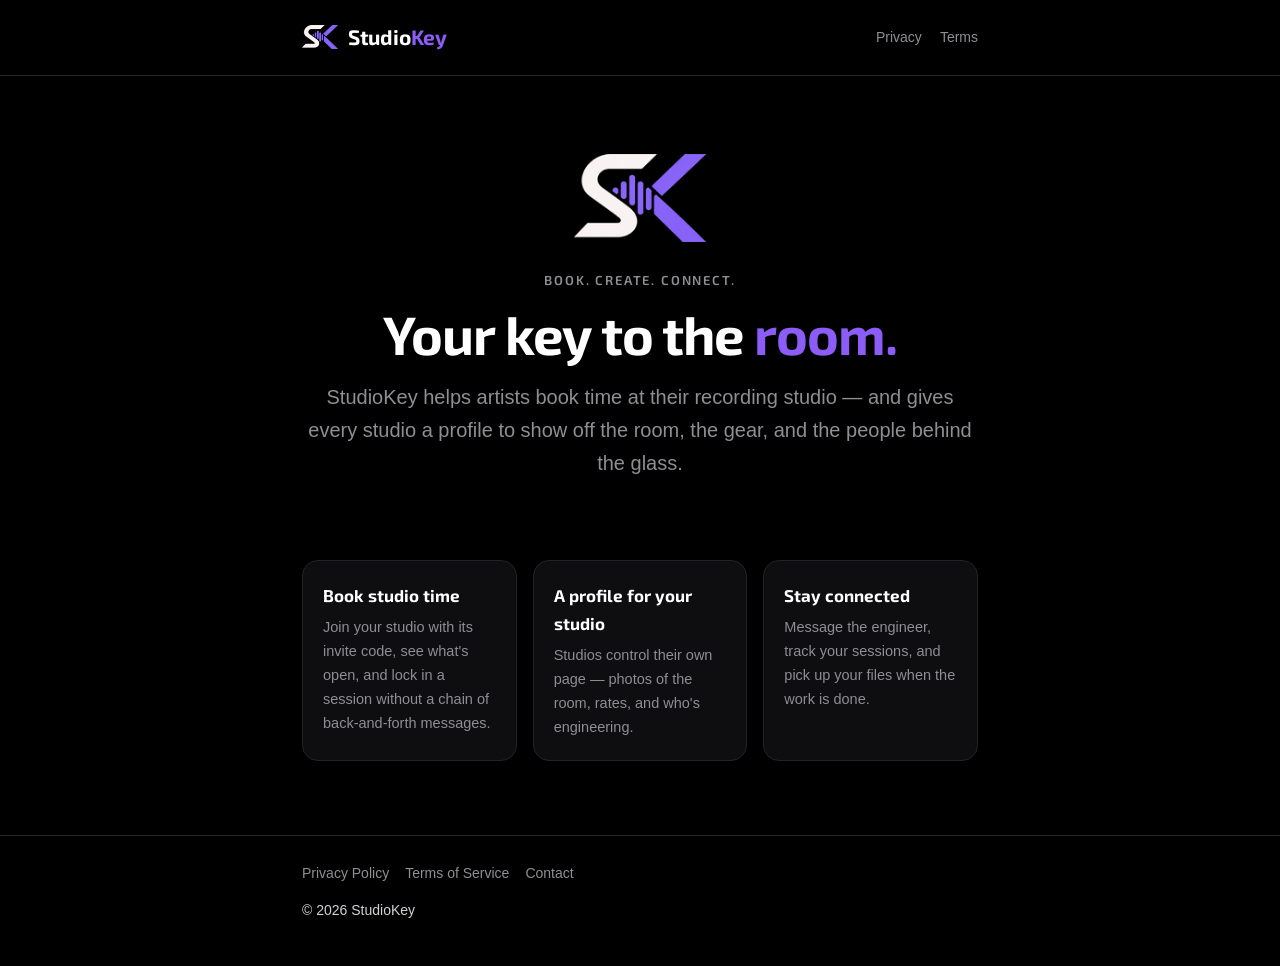
<file: index.html>
<!doctype html>
<html lang="en">
<head>
<meta charset="utf-8">
<meta name="viewport" content="width=device-width,initial-scale=1">
<title>StudioKey — Book recording studio time</title>
<meta name="description" content="StudioKey helps artists book time at their recording studio, and gives studios a profile to show off their room.">
<link rel="icon" href="favicon-32.png" type="image/png" sizes="32x32">
<link rel="apple-touch-icon" href="apple-touch-icon.png">
<meta name="theme-color" content="#000000">
<link rel="preconnect" href="https://fonts.googleapis.com">
<link rel="preconnect" href="https://fonts.gstatic.com" crossorigin>
<link rel="stylesheet" href="https://fonts.googleapis.com/css2?family=Exo+2:wght@600;700;800&display=swap">
<link rel="stylesheet" href="style.css">
</head>
<body>
<header><div class="wrap nav">
  <a class="brand" href="/" aria-label="StudioKey home"><img class="mark" src="sk-mark.png" alt=""><span>Studio<b>Key</b></span></a>
  <nav><a class="lnk" href="/privacy.html">Privacy</a><a class="lnk" href="/terms.html">Terms</a></nav>
</div></header>

<div class="wrap">
  <section class="hero">
    <img class="hero-mark" src="sk-mark.png" alt="">
    <p class="tag">Book. Create. Connect.</p>
    <h1>Your key to the <span>room.</span></h1>
    <p class="sub">StudioKey helps artists book time at their recording studio — and gives every studio a profile to show off the room, the gear, and the people behind the glass.</p>
  </section>

  <section class="cards">
    <div class="card"><h3>Book studio time</h3><p>Join your studio with its invite code, see what's open, and lock in a session without a chain of back-and-forth messages.</p></div>
    <div class="card"><h3>A profile for your studio</h3><p>Studios control their own page — photos of the room, rates, and who's engineering.</p></div>
    <div class="card"><h3>Stay connected</h3><p>Message the engineer, track your sessions, and pick up your files when the work is done.</p></div>
  </section>
</div>

<footer><div class="wrap">
  <a href="/privacy.html">Privacy Policy</a><a href="/terms.html">Terms of Service</a><a href="mailto:support@studiokey.app">Contact</a>
  <p style="margin:14px 0 0">© 2026 StudioKey</p>
</div></footer>
</body>
</html>
</file>
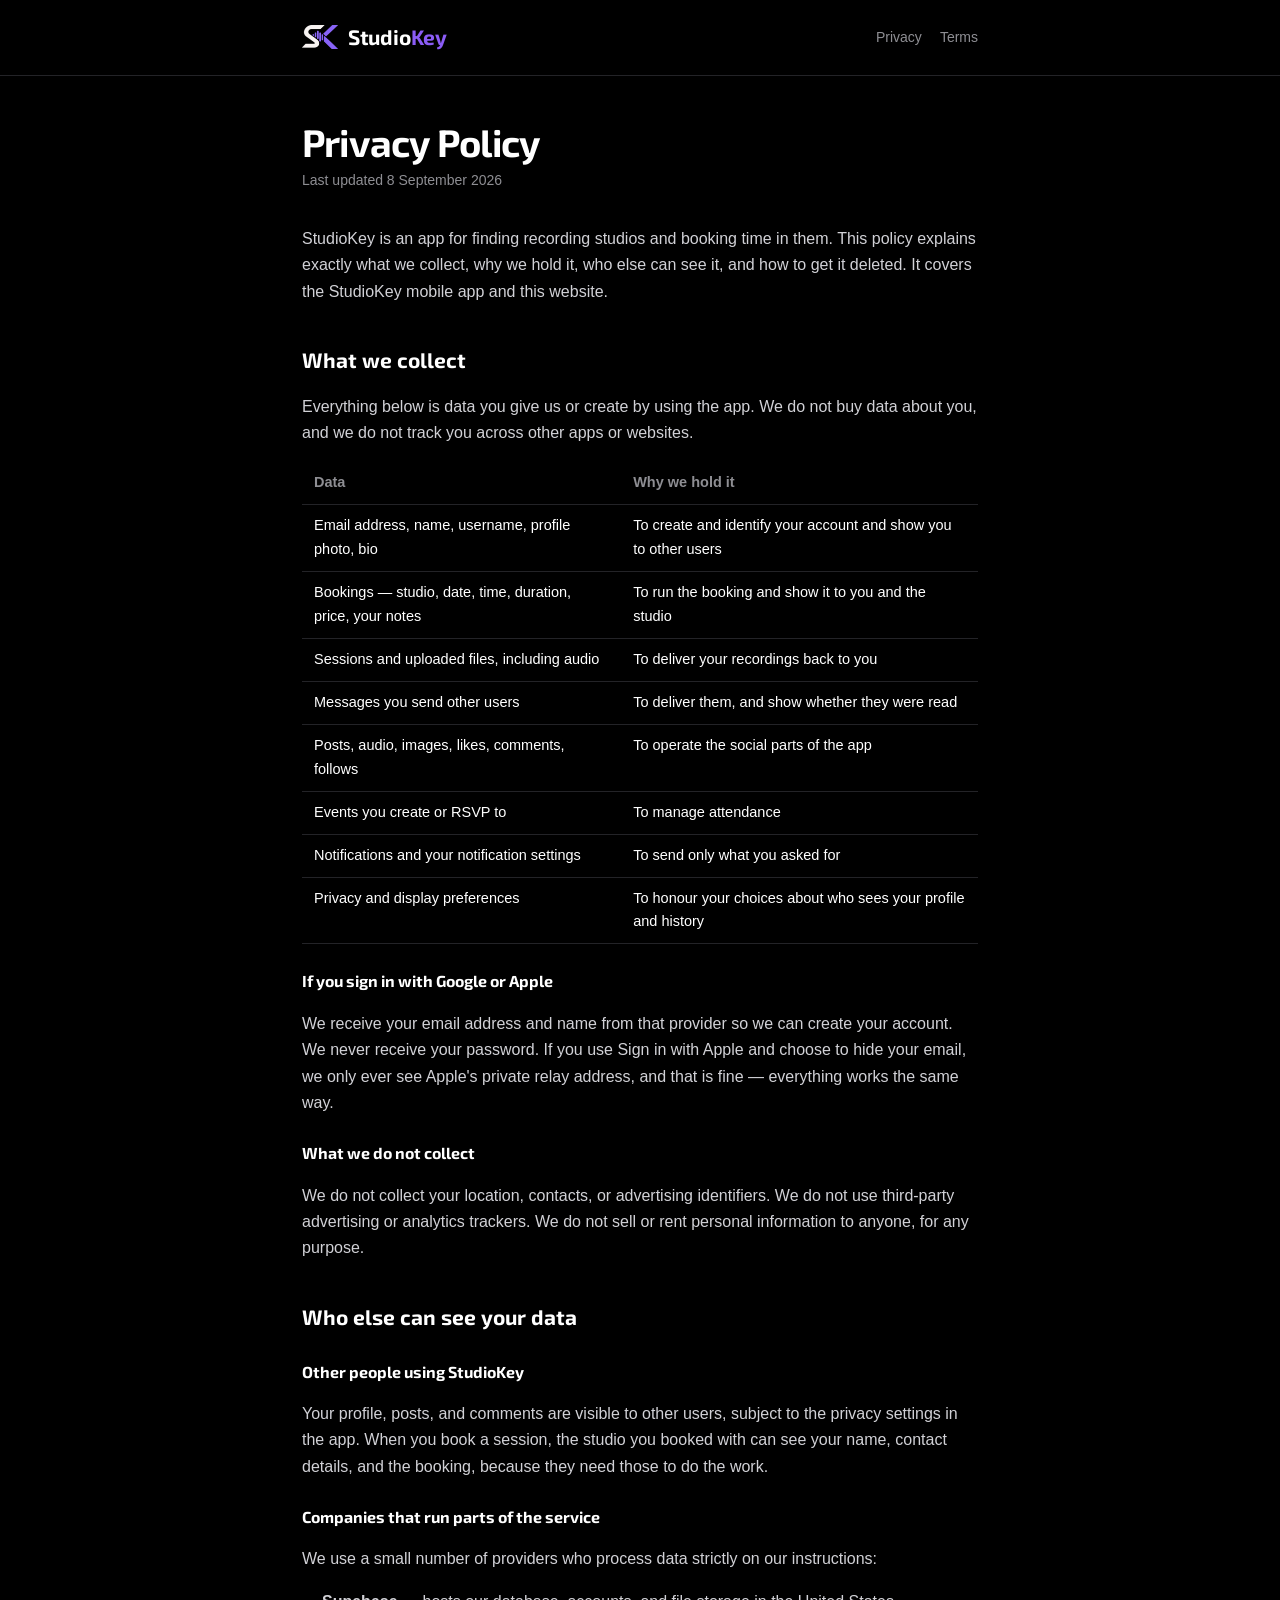
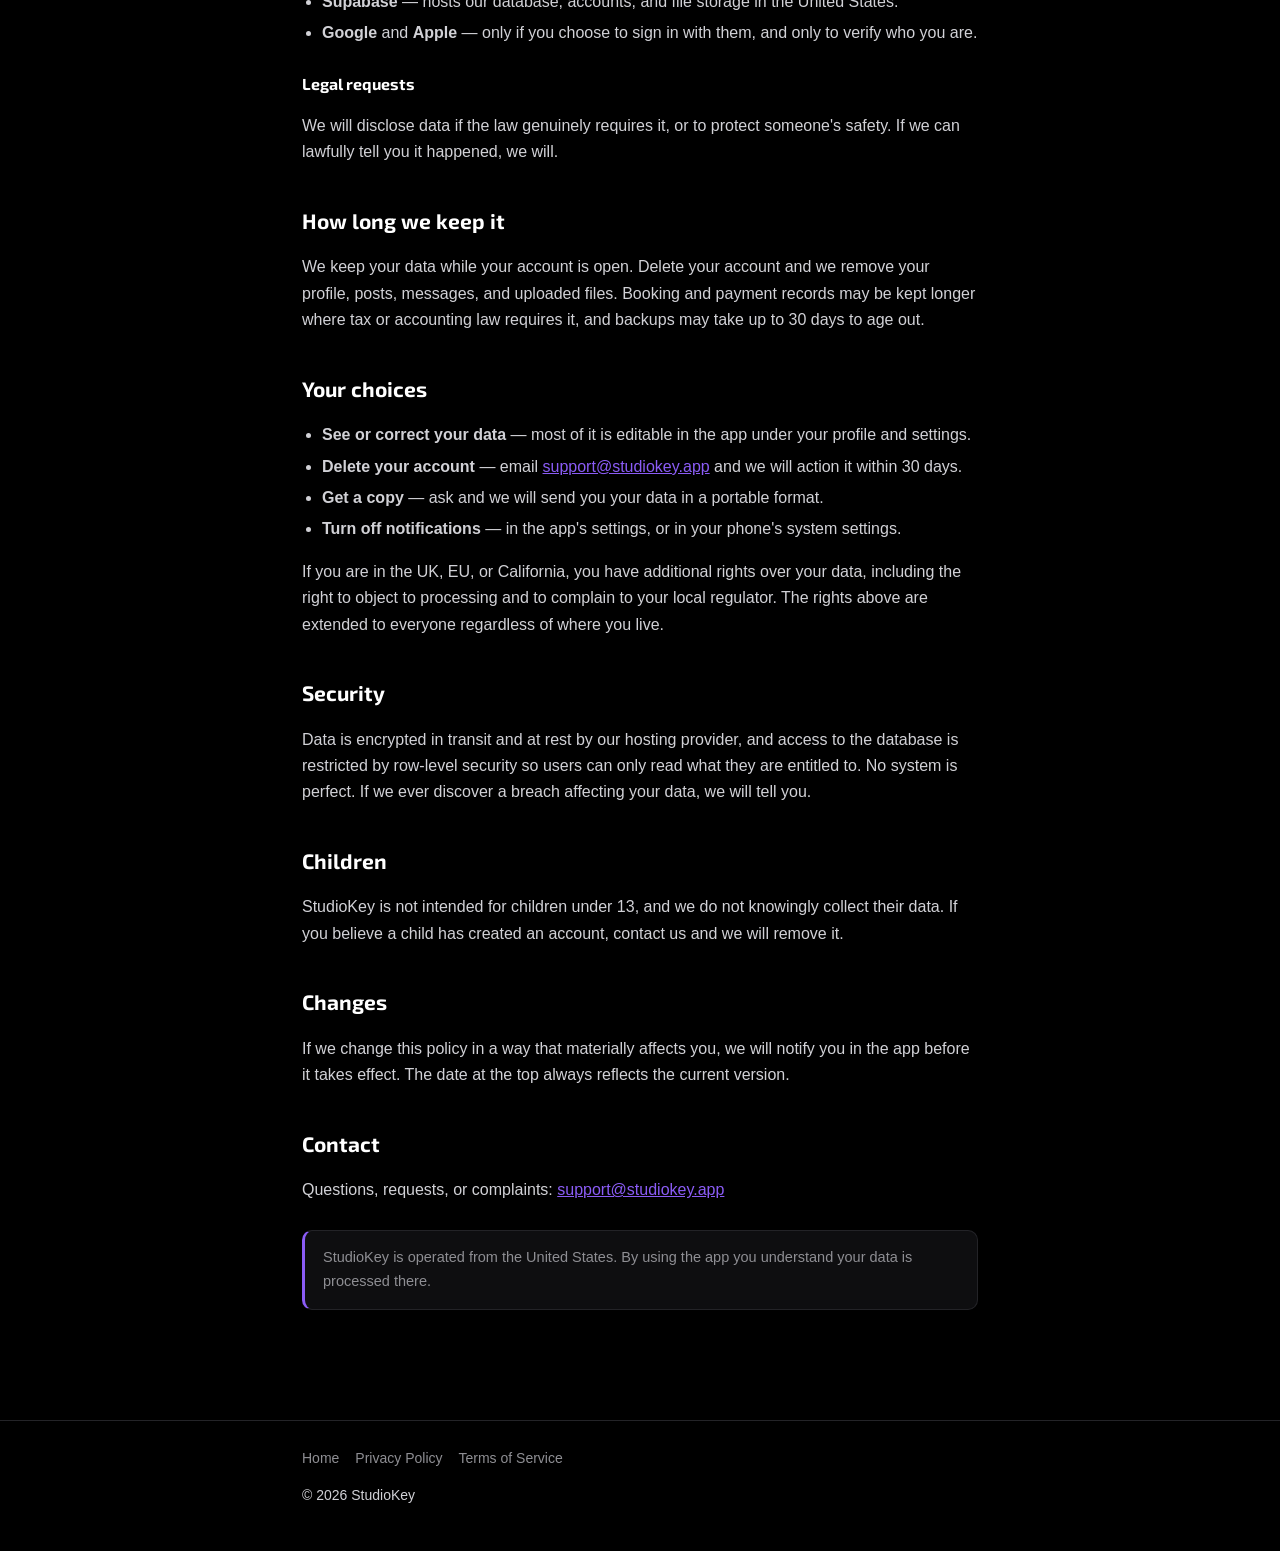
<file: privacy.html>
<!doctype html>
<html lang="en">
<head>
<meta charset="utf-8">
<meta name="viewport" content="width=device-width,initial-scale=1">
<title>Privacy Policy — StudioKey</title>
<meta name="description" content="What StudioKey collects, why, who it is shared with, and how to delete it.">
<link rel="icon" href="favicon-32.png" type="image/png" sizes="32x32">
<link rel="apple-touch-icon" href="apple-touch-icon.png">
<meta name="theme-color" content="#000000">
<link rel="preconnect" href="https://fonts.googleapis.com">
<link rel="preconnect" href="https://fonts.gstatic.com" crossorigin>
<link rel="stylesheet" href="https://fonts.googleapis.com/css2?family=Exo+2:wght@600;700;800&display=swap">
<link rel="stylesheet" href="style.css">
</head>
<body>
<header><div class="wrap nav">
  <a class="brand" href="/" aria-label="StudioKey home"><img class="mark" src="sk-mark.png" alt=""><span>Studio<b>Key</b></span></a>
  <nav><a class="lnk" href="/privacy.html">Privacy</a><a class="lnk" href="/terms.html">Terms</a></nav>
</div></header>

<main class="doc"><div class="wrap">
<h1>Privacy Policy</h1>
<p class="eff">Last updated 8 September 2026</p>

<p>StudioKey is an app for finding recording studios and booking time in them. This policy explains exactly what we collect, why we hold it, who else can see it, and how to get it deleted. It covers the StudioKey mobile app and this website.</p>

<h2>What we collect</h2>
<p>Everything below is data you give us or create by using the app. We do not buy data about you, and we do not track you across other apps or websites.</p>

<table>
<tr><th>Data</th><th>Why we hold it</th></tr>
<tr><td>Email address, name, username, profile photo, bio</td><td>To create and identify your account and show you to other users</td></tr>
<tr><td>Bookings — studio, date, time, duration, price, your notes</td><td>To run the booking and show it to you and the studio</td></tr>
<tr><td>Sessions and uploaded files, including audio</td><td>To deliver your recordings back to you</td></tr>
<tr><td>Messages you send other users</td><td>To deliver them, and show whether they were read</td></tr>
<tr><td>Posts, audio, images, likes, comments, follows</td><td>To operate the social parts of the app</td></tr>
<tr><td>Events you create or RSVP to</td><td>To manage attendance</td></tr>
<tr><td>Notifications and your notification settings</td><td>To send only what you asked for</td></tr>
<tr><td>Privacy and display preferences</td><td>To honour your choices about who sees your profile and history</td></tr>
</table>

<h3>If you sign in with Google or Apple</h3>
<p>We receive your email address and name from that provider so we can create your account. We never receive your password. If you use Sign in with Apple and choose to hide your email, we only ever see Apple's private relay address, and that is fine — everything works the same way.</p>

<h3>What we do not collect</h3>
<p>We do not collect your location, contacts, or advertising identifiers. We do not use third-party advertising or analytics trackers. We do not sell or rent personal information to anyone, for any purpose.</p>

<h2>Who else can see your data</h2>
<h3>Other people using StudioKey</h3>
<p>Your profile, posts, and comments are visible to other users, subject to the privacy settings in the app. When you book a session, the studio you booked with can see your name, contact details, and the booking, because they need those to do the work.</p>

<h3>Companies that run parts of the service</h3>
<p>We use a small number of providers who process data strictly on our instructions:</p>
<ul>
<li><strong>Supabase</strong> — hosts our database, accounts, and file storage in the United States.</li>
<li><strong>Google</strong> and <strong>Apple</strong> — only if you choose to sign in with them, and only to verify who you are.</li>
</ul>

<h3>Legal requests</h3>
<p>We will disclose data if the law genuinely requires it, or to protect someone's safety. If we can lawfully tell you it happened, we will.</p>

<h2>How long we keep it</h2>
<p>We keep your data while your account is open. Delete your account and we remove your profile, posts, messages, and uploaded files. Booking and payment records may be kept longer where tax or accounting law requires it, and backups may take up to 30 days to age out.</p>

<h2>Your choices</h2>
<ul>
<li><strong>See or correct your data</strong> — most of it is editable in the app under your profile and settings.</li>
<li><strong>Delete your account</strong> — email <a href="mailto:support@studiokey.app">support@studiokey.app</a> and we will action it within 30 days.</li>
<li><strong>Get a copy</strong> — ask and we will send you your data in a portable format.</li>
<li><strong>Turn off notifications</strong> — in the app's settings, or in your phone's system settings.</li>
</ul>
<p>If you are in the UK, EU, or California, you have additional rights over your data, including the right to object to processing and to complain to your local regulator. The rights above are extended to everyone regardless of where you live.</p>

<h2>Security</h2>
<p>Data is encrypted in transit and at rest by our hosting provider, and access to the database is restricted by row-level security so users can only read what they are entitled to. No system is perfect. If we ever discover a breach affecting your data, we will tell you.</p>

<h2>Children</h2>
<p>StudioKey is not intended for children under 13, and we do not knowingly collect their data. If you believe a child has created an account, contact us and we will remove it.</p>

<h2>Changes</h2>
<p>If we change this policy in a way that materially affects you, we will notify you in the app before it takes effect. The date at the top always reflects the current version.</p>

<h2>Contact</h2>
<p>Questions, requests, or complaints: <a href="mailto:support@studiokey.app">support@studiokey.app</a></p>

<div class="note"><p>StudioKey is operated from the United States. By using the app you understand your data is processed there.</p></div>
</div></main>

<footer><div class="wrap">
  <a href="/">Home</a><a href="/privacy.html">Privacy Policy</a><a href="/terms.html">Terms of Service</a>
  <p style="margin:14px 0 0">© 2026 StudioKey</p>
</div></footer>
</body>
</html>
</file>
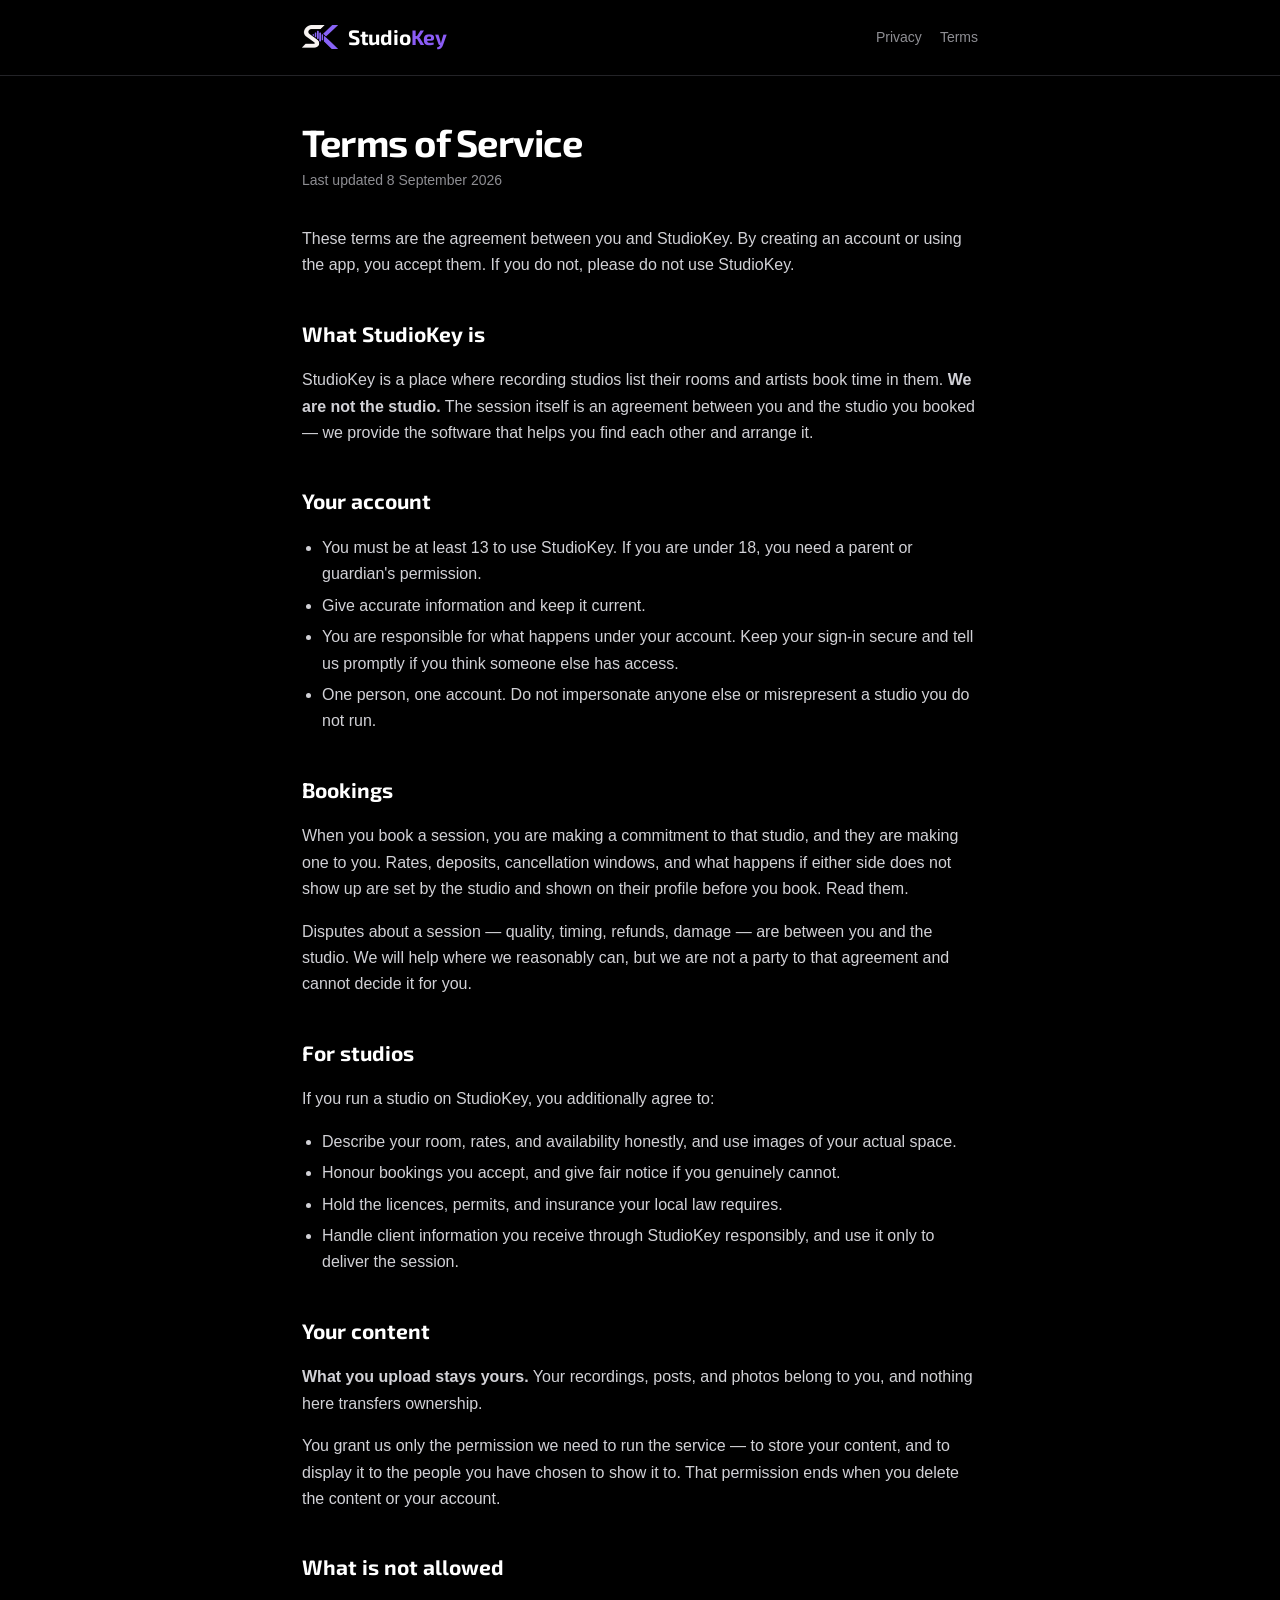
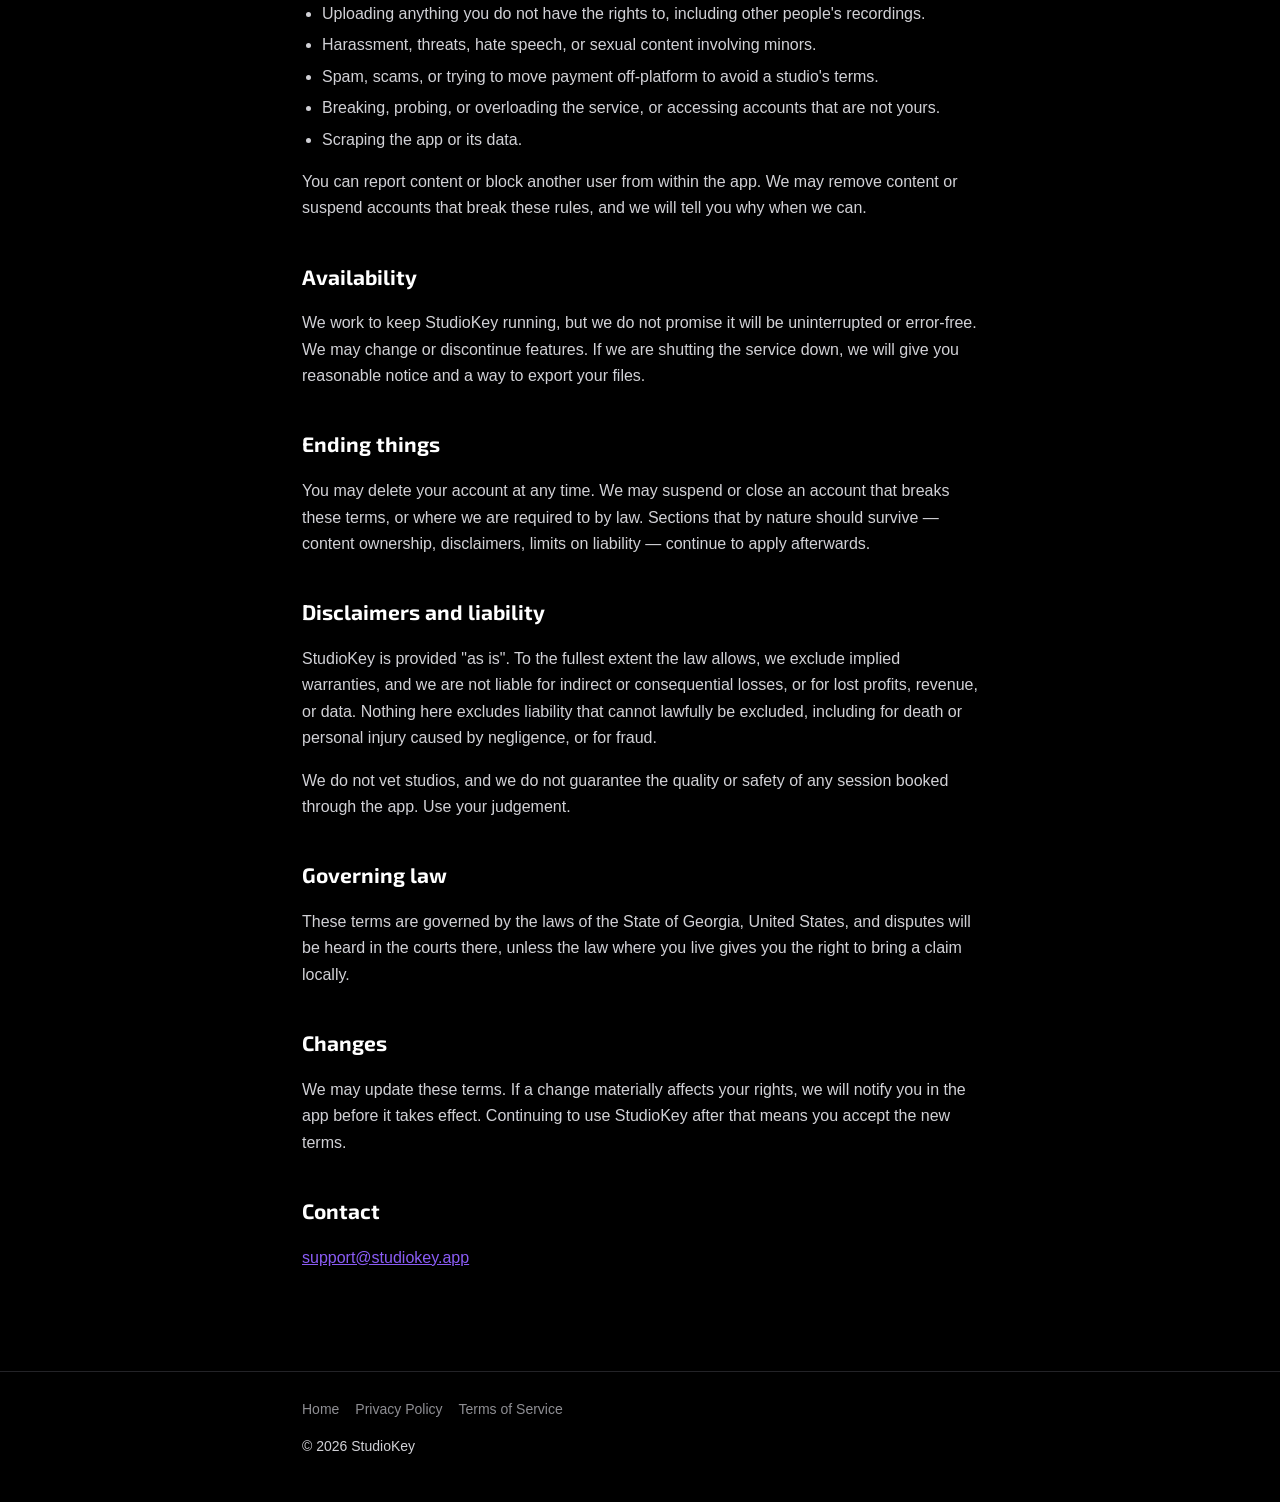
<file: terms.html>
<!doctype html>
<html lang="en">
<head>
<meta charset="utf-8">
<meta name="viewport" content="width=device-width,initial-scale=1">
<title>Terms of Service — StudioKey</title>
<meta name="description" content="The rules for using StudioKey, for artists and for studios.">
<link rel="icon" href="favicon-32.png" type="image/png" sizes="32x32">
<link rel="apple-touch-icon" href="apple-touch-icon.png">
<meta name="theme-color" content="#000000">
<link rel="preconnect" href="https://fonts.googleapis.com">
<link rel="preconnect" href="https://fonts.gstatic.com" crossorigin>
<link rel="stylesheet" href="https://fonts.googleapis.com/css2?family=Exo+2:wght@600;700;800&display=swap">
<link rel="stylesheet" href="style.css">
</head>
<body>
<header><div class="wrap nav">
  <a class="brand" href="/" aria-label="StudioKey home"><img class="mark" src="sk-mark.png" alt=""><span>Studio<b>Key</b></span></a>
  <nav><a class="lnk" href="/privacy.html">Privacy</a><a class="lnk" href="/terms.html">Terms</a></nav>
</div></header>

<main class="doc"><div class="wrap">
<h1>Terms of Service</h1>
<p class="eff">Last updated 8 September 2026</p>

<p>These terms are the agreement between you and StudioKey. By creating an account or using the app, you accept them. If you do not, please do not use StudioKey.</p>

<h2>What StudioKey is</h2>
<p>StudioKey is a place where recording studios list their rooms and artists book time in them. <strong>We are not the studio.</strong> The session itself is an agreement between you and the studio you booked — we provide the software that helps you find each other and arrange it.</p>

<h2>Your account</h2>
<ul>
<li>You must be at least 13 to use StudioKey. If you are under 18, you need a parent or guardian's permission.</li>
<li>Give accurate information and keep it current.</li>
<li>You are responsible for what happens under your account. Keep your sign-in secure and tell us promptly if you think someone else has access.</li>
<li>One person, one account. Do not impersonate anyone else or misrepresent a studio you do not run.</li>
</ul>

<h2>Bookings</h2>
<p>When you book a session, you are making a commitment to that studio, and they are making one to you. Rates, deposits, cancellation windows, and what happens if either side does not show up are set by the studio and shown on their profile before you book. Read them.</p>
<p>Disputes about a session — quality, timing, refunds, damage — are between you and the studio. We will help where we reasonably can, but we are not a party to that agreement and cannot decide it for you.</p>

<h2>For studios</h2>
<p>If you run a studio on StudioKey, you additionally agree to:</p>
<ul>
<li>Describe your room, rates, and availability honestly, and use images of your actual space.</li>
<li>Honour bookings you accept, and give fair notice if you genuinely cannot.</li>
<li>Hold the licences, permits, and insurance your local law requires.</li>
<li>Handle client information you receive through StudioKey responsibly, and use it only to deliver the session.</li>
</ul>

<h2>Your content</h2>
<p><strong>What you upload stays yours.</strong> Your recordings, posts, and photos belong to you, and nothing here transfers ownership.</p>
<p>You grant us only the permission we need to run the service — to store your content, and to display it to the people you have chosen to show it to. That permission ends when you delete the content or your account.</p>

<h2>What is not allowed</h2>
<ul>
<li>Uploading anything you do not have the rights to, including other people's recordings.</li>
<li>Harassment, threats, hate speech, or sexual content involving minors.</li>
<li>Spam, scams, or trying to move payment off-platform to avoid a studio's terms.</li>
<li>Breaking, probing, or overloading the service, or accessing accounts that are not yours.</li>
<li>Scraping the app or its data.</li>
</ul>
<p>You can report content or block another user from within the app. We may remove content or suspend accounts that break these rules, and we will tell you why when we can.</p>

<h2>Availability</h2>
<p>We work to keep StudioKey running, but we do not promise it will be uninterrupted or error-free. We may change or discontinue features. If we are shutting the service down, we will give you reasonable notice and a way to export your files.</p>

<h2>Ending things</h2>
<p>You may delete your account at any time. We may suspend or close an account that breaks these terms, or where we are required to by law. Sections that by nature should survive — content ownership, disclaimers, limits on liability — continue to apply afterwards.</p>

<h2>Disclaimers and liability</h2>
<p>StudioKey is provided "as is". To the fullest extent the law allows, we exclude implied warranties, and we are not liable for indirect or consequential losses, or for lost profits, revenue, or data. Nothing here excludes liability that cannot lawfully be excluded, including for death or personal injury caused by negligence, or for fraud.</p>
<p>We do not vet studios, and we do not guarantee the quality or safety of any session booked through the app. Use your judgement.</p>

<h2>Governing law</h2>
<p>These terms are governed by the laws of the State of Georgia, United States, and disputes will be heard in the courts there, unless the law where you live gives you the right to bring a claim locally.</p>

<h2>Changes</h2>
<p>We may update these terms. If a change materially affects your rights, we will notify you in the app before it takes effect. Continuing to use StudioKey after that means you accept the new terms.</p>

<h2>Contact</h2>
<p><a href="mailto:support@studiokey.app">support@studiokey.app</a></p>
</div></main>

<footer><div class="wrap">
  <a href="/">Home</a><a href="/privacy.html">Privacy Policy</a><a href="/terms.html">Terms of Service</a>
  <p style="margin:14px 0 0">© 2026 StudioKey</p>
</div></footer>
</body>
</html>
</file>
<file: style.css>
*,*::before,*::after{box-sizing:border-box}
/* Brand, matching the app: the SK mark on black, Exo 2 for the name and
   headings, purple #8B5CF6 with the app's pink #EC4899 as its partner. */
:root{
  --bg:#000000; --panel:#0e0e10; --line:#232327;
  --ink:#ffffff; --muted:#8e8e93; --body:#d1d1d6;
  --accent:#8b5cf6; --accent2:#ec4899;
  --display:"Exo 2",-apple-system,BlinkMacSystemFont,"Segoe UI",Helvetica,Arial,sans-serif;
  --maxw:720px;
}
html{-webkit-text-size-adjust:100%}
body{
  margin:0; background:var(--bg); color:var(--ink);
  font:16px/1.65 -apple-system,BlinkMacSystemFont,"Segoe UI",Inter,Helvetica,Arial,sans-serif;
}
a{color:var(--accent)}
.wrap{max-width:var(--maxw); margin:0 auto; padding:0 22px}
header{padding:20px 0; border-bottom:1px solid var(--line)}
.nav{display:flex; align-items:center; justify-content:space-between; gap:16px; flex-wrap:wrap}
.brand{display:flex; align-items:center; gap:10px; font-family:var(--display); font-weight:700;
  font-size:21px; letter-spacing:-.01em; color:var(--ink); text-decoration:none}
.brand b{font-weight:700; color:var(--accent)}
.mark{height:24px; width:auto; flex:none}
.nav a.lnk{color:var(--muted); text-decoration:none; font-size:14px; margin-left:18px}
.nav a.lnk:hover{color:var(--ink)}
.hero{padding:78px 0 66px; text-align:center}
.hero-mark{height:88px; width:auto; margin:0 auto 28px; display:block}
h1,h2,h3{font-family:var(--display); font-weight:700}
h1{font-size:clamp(34px,7vw,54px); line-height:1.08; letter-spacing:-.02em; margin:0 0 18px; color:var(--ink)}
.hero h1 span{color:var(--accent)}
.sub{font-size:clamp(17px,2.4vw,20px); color:var(--muted); margin:0 auto; max-width:34em}
.tag{font-family:var(--display); font-weight:600; color:var(--muted); letter-spacing:.14em;
  text-transform:uppercase; font-size:13px; margin:0 0 14px}
.cards{display:grid; grid-template-columns:repeat(auto-fit,minmax(210px,1fr)); gap:16px; padding:14px 0 74px}
.card{background:var(--panel); border:1px solid var(--line); border-radius:16px; padding:20px}
.card h3{margin:0 0 7px; font-size:17px}
.card p{margin:0; color:var(--muted); font-size:14.5px}
main.doc{padding:46px 0 84px}
main.doc h1{font-size:clamp(28px,5vw,38px); text-align:left; margin-bottom:6px}
.eff{color:var(--muted); font-size:14px; margin:0 0 34px}
h2{font-size:21px; margin:38px 0 10px}
h3{font-size:16px; margin:24px 0 6px}
p,li{color:var(--body)}
ul{padding-left:20px} li{margin:5px 0}
.note{background:var(--panel); border:1px solid var(--line); border-left:3px solid var(--accent);
  border-radius:10px; padding:15px 18px; margin:26px 0}
.note p{margin:0; font-size:14.5px; color:var(--muted)}
table{width:100%; border-collapse:collapse; margin:14px 0; font-size:14.5px; display:block; overflow-x:auto}
th,td{text-align:left; padding:9px 12px; border-bottom:1px solid var(--line); vertical-align:top}
th{color:var(--muted); font-weight:600; white-space:nowrap}
footer{border-top:1px solid var(--line); padding:26px 0 44px; color:var(--muted); font-size:14px}
footer a{color:var(--muted); text-decoration:none; margin-right:16px}
footer a:hover{color:var(--ink)}
</file>
